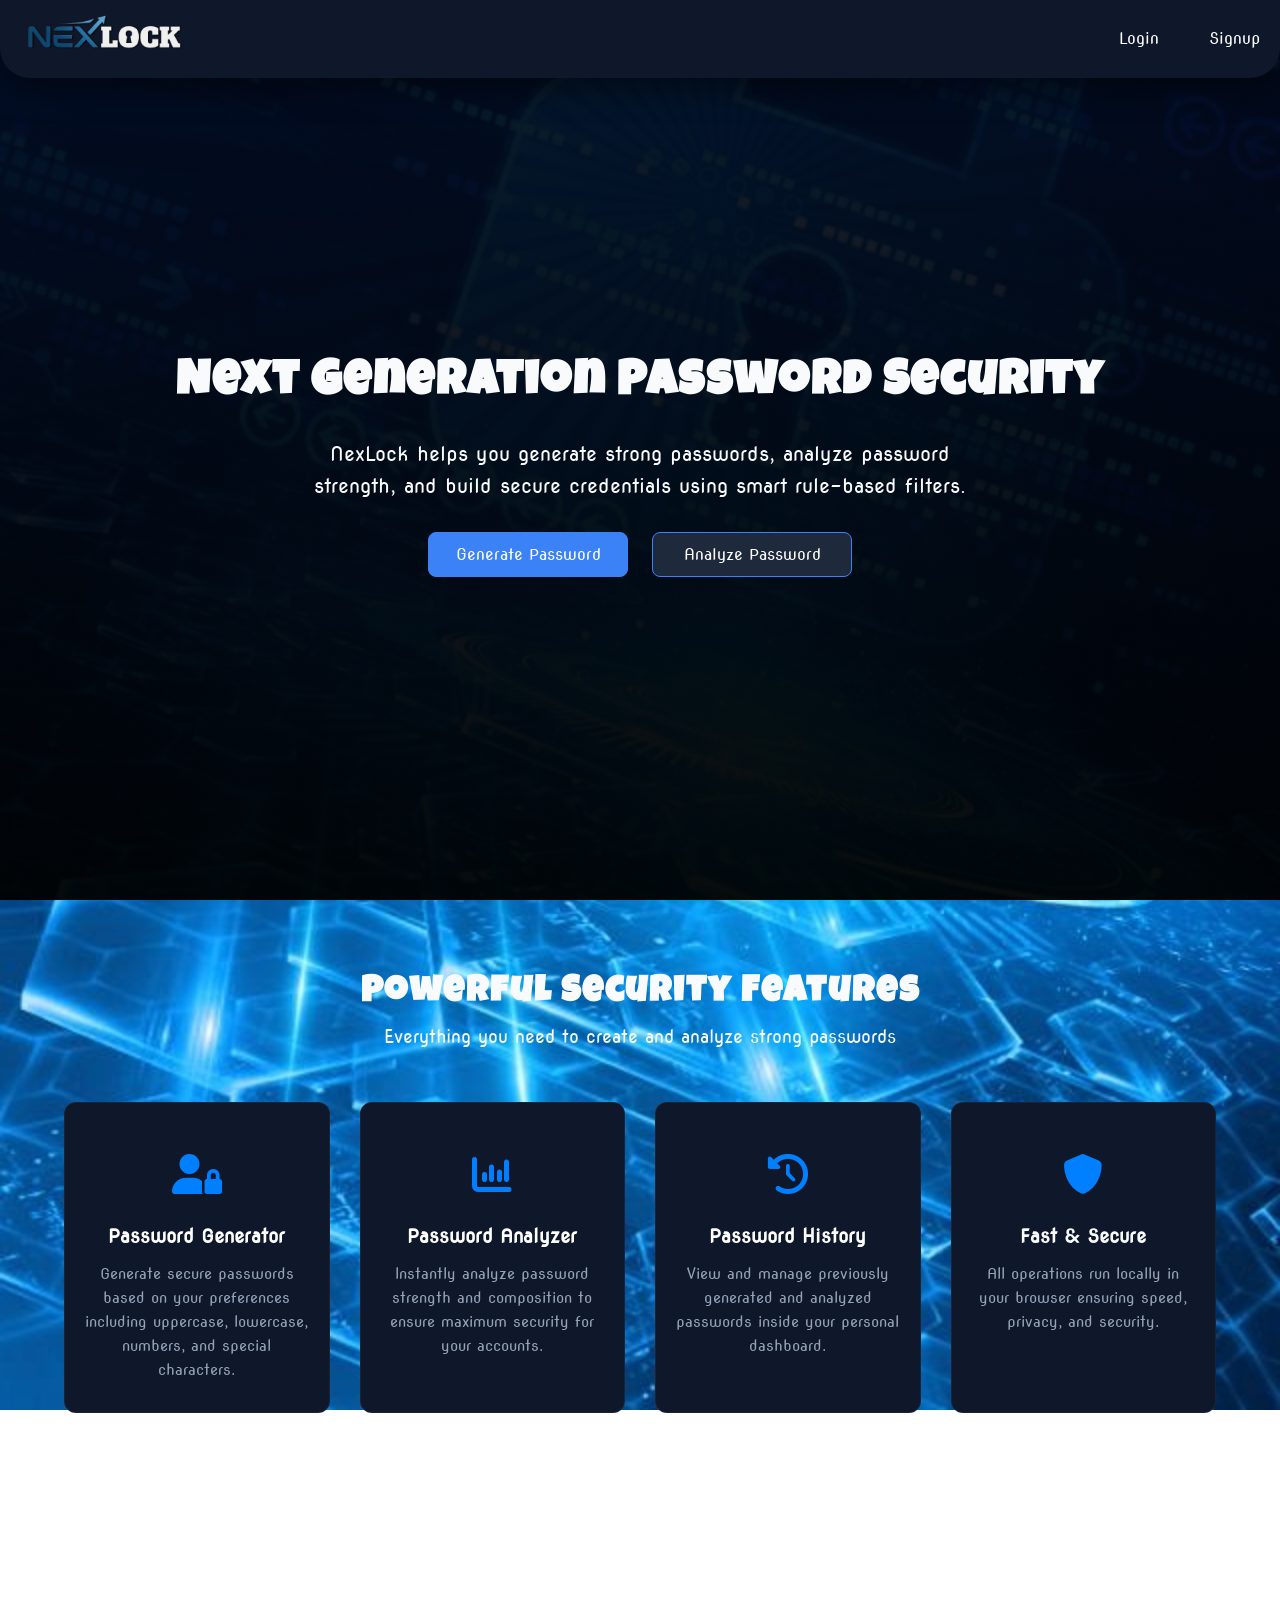
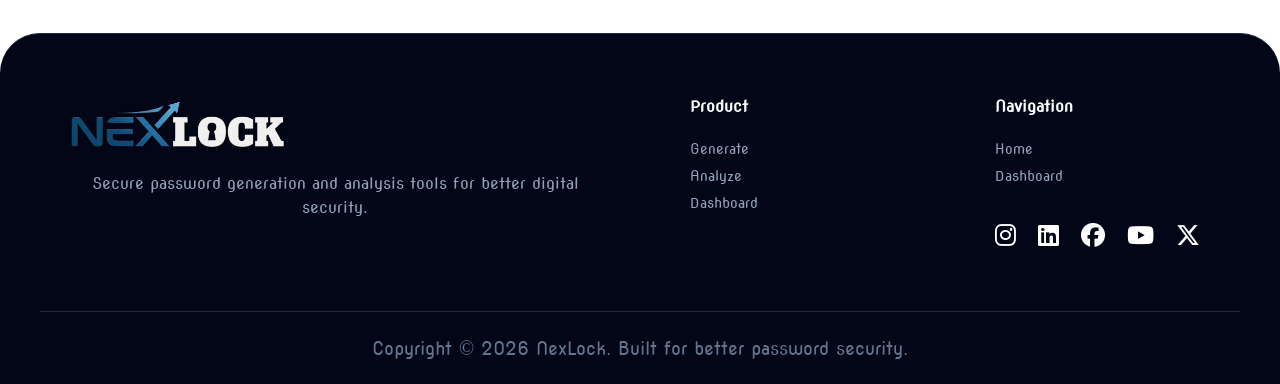
<file: index.html>
<!DOCTYPE html>
<html lang="en">

<head>
    <meta charset="UTF-8">
    <meta name="viewport" content="width=device-width, initial-scale=1.0">
    <title>NexLock - Smart Password Security</title>
    <link rel="stylesheet" href="https://cdnjs.cloudflare.com/ajax/libs/font-awesome/6.5.1/css/all.min.css">
    <link rel="stylesheet" href="css/style.css">
</head>

<body>

    <!-- NAVBAR -->
    <header>
        <div class="logo"><a href="index.html"><img src="assets/logo.png"></a></div>
        <!-- Hamburger Icon -->
        <div class="hamburger" onclick="toggleSidebar()">☰</div>
        <!-- Desktop Nav -->
        <nav id="navbarLinks"></nav>
        <!-- Sidebar (for mobile) -->
        <div id="sidebar" class="sidebar">
            <!-- Close Button -->
            <span class="cross" onclick="toggleSidebar()">✕</span>
            <!-- The Links/Buttons will be injected here via JavaScript -->
            <div id="sidebarContent">
                <!-- JS will populate these -->
            </div>
        </div>
    </header>


    <!-- HERO SECTION -->
    <section class="hero">

        <h1>Next Generation Password Security</h1>
        <p>
            NexLock helps you generate strong passwords, analyze password strength,
            and build secure credentials using smart rule-based filters.
        </p>

        <div class="buttons">

            <button class="btn primary" onclick="goToGenerate()">
                Generate Password
            </button>

            <button class="btn secondary" onclick="goToAnalyze()">
                Analyze Password
            </button>

        </div>

    </section>

    <!-- FEATURES -->

    <section class="feature">

        <h2 class="section-title">Powerful Security Features</h2>
        <p class="section-subtitle">
            Everything you need to create and analyze strong passwords
        </p>

        <div class="feature-grid">

            <div class="feature-card">
                <a href="generator.html">
                    <div class="feature-icon"><i class="fa-solid fa-user-lock"></i></div>
                    <h3>Password Generator</h3>
                    <p>
                        Generate secure passwords based on your preferences including
                        uppercase, lowercase, numbers, and special characters.
                    </p>
                </a>
            </div>

            <div class="feature-card">
                <a href="analyzer.html">
                    <div class="feature-icon"><i class="fa-solid fa-chart-column"></i></div>
                    <h3>Password Analyzer</h3>
                    <p>
                        Instantly analyze password strength and composition to ensure
                        maximum security for your accounts.
                    </p>
                </a>
            </div>

            <div class="feature-card">
                <a href="dashboard.html">
                    <div class="feature-icon"><i class="fa-solid fa-clock-rotate-left"></i></div>
                    <h3>Password History</h3>
                    <p>
                        View and manage previously generated and analyzed passwords
                        inside your personal dashboard.
                    </p>
                </a>
            </div>

            <div class="feature-card">
                <div class="feature-icon"><i class="fa-solid fa-shield"></i></div>
                <h3>Fast & Secure</h3>
                <p>
                    All operations run locally in your browser ensuring speed,
                    privacy, and security.
                </p></a>
            </div>

        </div>

    </section>


    <!-- WELCOME POPUP -->
    <div id="welcomePopup" class="popup">
        <div class="popup-box">
            <h2 id="welcomeText"></h2>
        </div>
    </div>


    <!-- FOOTER -->

    <footer class="footer">
        <div class="footer-container">

            <!-- BRAND -->
            <div class="footer-brand">
                <div class="footer-logo">
                    <a href="index.html">
                        <img src="assets/logo.png" alt="NexLock Logo">
                    </a>
                </div>

                <p>
                    Secure password generation and analysis tools
                    for better digital security.
                </p>
            </div>

            <div class="footer-grid">
                <!-- PRODUCT -->
                <div class="footer-section">
                    <h3>Product</h3>
                    <a href="#" onclick="goToGenerate()">Generate</a>
                    <a href="#" onclick="goToAnalyze()">Analyze</a>
                    <a href="#" onclick="goToDashboard()">Dashboard</a>
                </div>

                <!-- NAVIGATION -->
                <div class="footer-section">
                    <h3>Navigation</h3>
                    <a href="index.html">Home</a>
                    <a href="#" onclick="goToDashboard()">Dashboard</a>

                    <!-- Social Icons -->
                    <div class="social-icons">
                        <a href="https://instagram.com/" target="_blank">
                            <i class="fa-brands fa-instagram"></i>
                        </a>

                        <a href="https://linkedin.com/" target="_blank">
                            <i class="fa-brands fa-linkedin"></i>
                        </a>

                        <a href="https://facebook.com/" target="_blank">
                            <i class="fa-brands fa-facebook"></i>
                        </a>

                        <a href="https://youtube.com/" target="_blank">
                            <i class="fa-brands fa-youtube"></i>
                        </a>

                        <a href="https://twitter.com/" target="_blank">
                            <i class="fa-brands fa-x-twitter"></i>
                        </a>
                    </div>
                </div>
            </div>
        </div>

        <!-- BOTTOM -->
        <div class="footer-bottom">
            <p>Copyright <span>&copy;</span> 2026 NexLock. Built for better password security.</p>
        </div>
    </footer>


    <!-- Auth-popup -->
    <div id="authPopup" class="auth-popup">
        <div class="auth-popup-content">

            <span class="close" onclick="closeAuthPopup()">×</span>

            <h2>Login Required 🔐</h2>
            <p>Please login or signup to access this feature.</p>

            <div class="auth-buttons">
                <a href="login.html" class="login-btn">Login</a>
                <a href="signup.html" class="signup-btn">Signup</a>
            </div>

        </div>
    </div>


    <!-- DELETE ACCOUNT POPUP -->
    <div id="messagePopup" class="auth-popup">
        <div class="auth-popup-content">

            <span>⚠️</span>
            <h2>Delete Account</h2>
            <p>Are you sure you want to delete your account?</p>

            <div class="auth-buttons">
                <button class="delete-btn" onclick="confirmClear()">Yes</button>

                <button class="close-btn" onclick="closeClearPopup()">No</button>
            </div>

        </div>
    </div>


    <!-- SCRIPT -->
    <script src="js/auth-check.js"></script>
    <script src="js/script.js"></script>

</body>

</html>
</file>
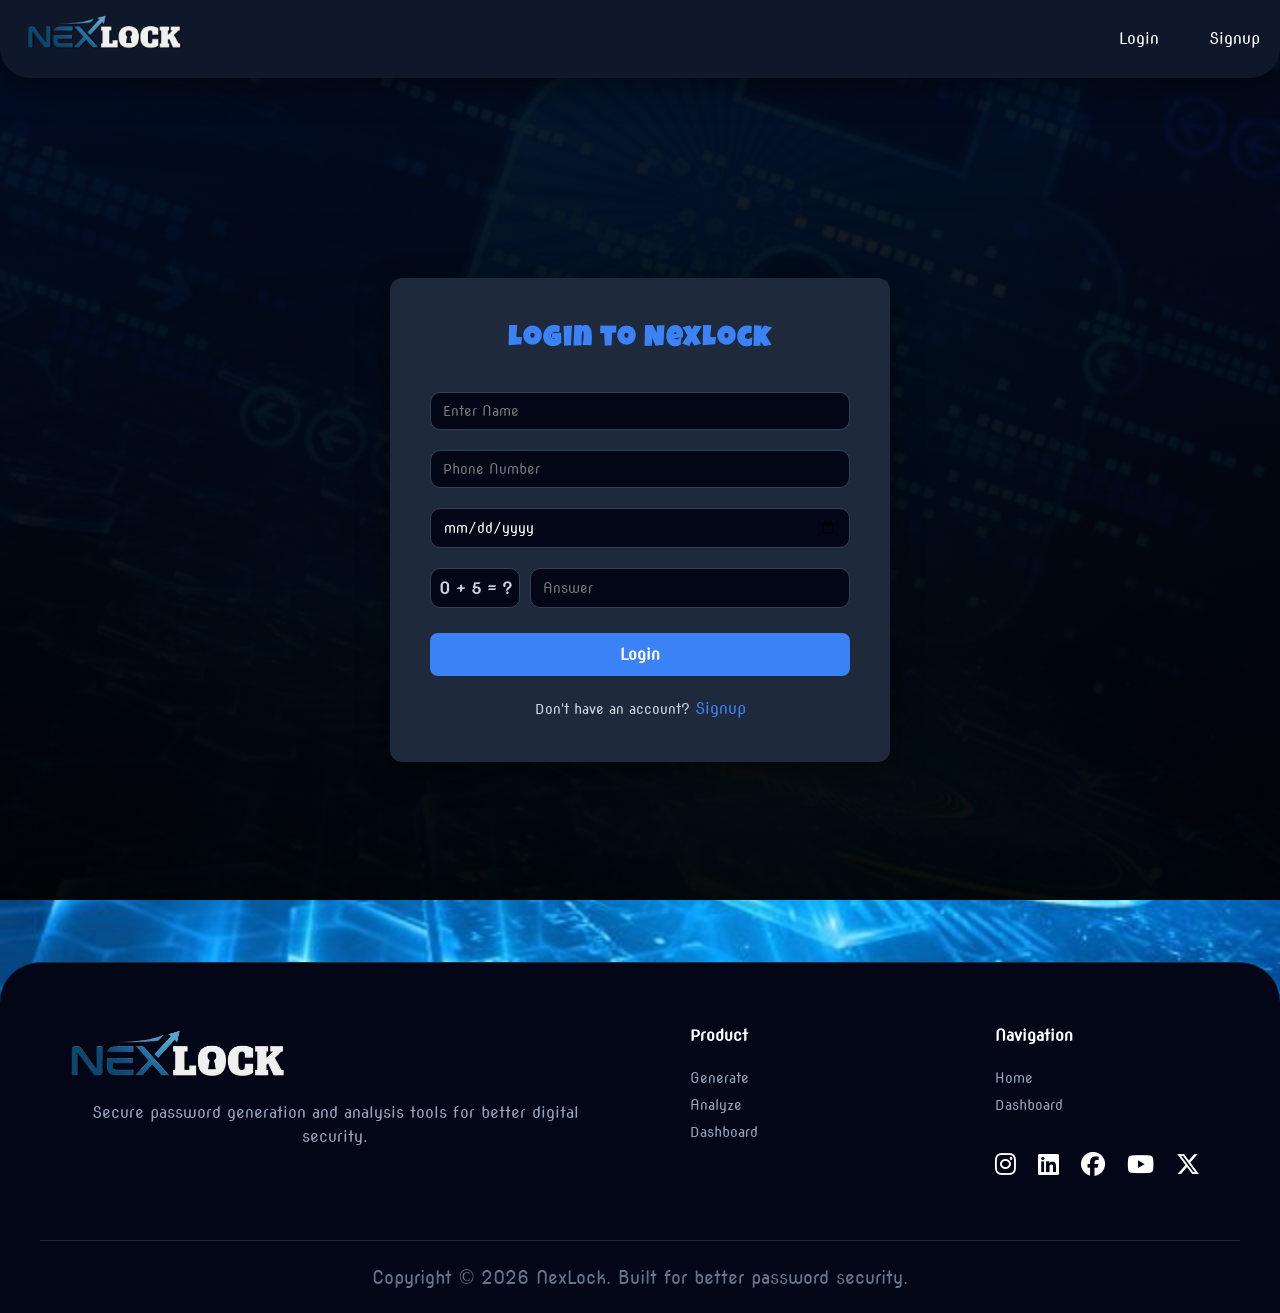
<file: analyzer.html>
<!DOCTYPE html>
<html lang="en">

<head>
    <meta charset="UTF-8">
    <meta name="viewport" content="width=device-width, initial-scale=1.0">
    <title>NexLock - Analyze Password</title>
    <link rel="stylesheet" href="https://cdnjs.cloudflare.com/ajax/libs/font-awesome/6.5.1/css/all.min.css">
    <link rel="stylesheet" href="css/style.css">
</head>

<body>

    <!-- NAVBAR -->
    <header>
        <div class="logo"><a href="index.html"><img src="assets/logo.png"></a></div>
        <!-- Hamburger Icon -->
        <div class="hamburger" onclick="toggleSidebar()">☰</div>
        <!-- Desktop Nav -->
        <nav id="navbarLinks"></nav>
        <!-- Sidebar (for mobile) -->
        <div id="sidebar" class="sidebar">
            <!-- Close Button -->
            <span class="cross" onclick="toggleSidebar()">✕</span>
            <!-- The Links/Buttons will be injected here via JavaScript -->
            <div id="sidebarContent">
                <!-- JS will populate these -->
            </div>
        </div>
    </header>


    <!-- BACK NAVIGATION -->

    <div class="back-nav">
        <a href="generator.html">← Generator</a>
        <a href="dashboard.html">Dashboard →</a>
    </div>


    <!-- ANALYZE SECTION -->

    <div class="analyze-container">
        <h1>Analyze Password</h1>
        <div class="container-card">

            <p class="analyze-subtitle">
                Enter a password to check its strength and composition
            </p>

            <div class="analyze-input">
                <label>Password</label>
                <input type="text" id="passwordInput" placeholder="Enter password to analyze">
                <button class="analyze-btn" onclick="analyzePassword()">
                    Analyze Password
                </button>
            </div>


            <!-- RESULT SECTION -->

            <div id="resultSection" style="display:none">
                <div class="result-card">
                    <div class="result-header">

                        <div>
                            <p>Strength</p>
                            <div id="strengthText" class="result-strength"></div>
                        </div>

                        <div>
                            <p>Score</p>
                            <div id="scoreText" class="result-score"></div>
                        </div>

                    </div>

                    <div class="progress-bar-bg">
                        <div id="progressBar" class="progress-bar-fill"></div>
                    </div>

                </div>


                <!-- PASSWORD DISPLAY -->

                <div class="password-display">
                    <span id="displayPassword"></span>
                    <button class="copy" onclick="copyPassword(document.getElementById('displayPassword').innerText)">
                        Copy
                    </button>
                </div>


                <!-- COMPOSITION -->

                <div class="composition">
                    <h4>COMPOSITION</h4>
                    <div class="comp-grid">

                        <div class="comp-item" style="grid-column:1/3">
                            <span>Length</span>
                            <span id="lengthValue"></span>
                        </div>

                        <div class="comp-item">
                            <span>Uppercase</span>
                            <span id="uppercaseValue"></span>
                        </div>

                        <div class="comp-item">
                            <span>Lowercase</span>
                            <span id="lowercaseValue"></span>
                        </div>

                        <div class="comp-item">
                            <span>Numbers</span>
                            <span id="numberValue"></span>
                        </div>

                        <div class="comp-item">
                            <span>Special Characters</span>
                            <span id="symbolValue"></span>
                        </div>

                    </div>
                </div>
            </div>
        </div>
    </div>


    <!-- COPY POPUP -->

    <div id="copyPopup" class="copy-popup">
        Password copied ✔
    </div>


    <!-- FOOTER -->

    <footer class="footer">
        <div class="footer-container">

            <!-- BRAND -->
            <div class="footer-brand">
                <div class="footer-logo">
                    <a href="index.html">
                        <img src="assets/logo.png" alt="NexLock Logo">
                    </a>
                </div>

                <p>
                    Secure password generation and analysis tools
                    for better digital security.
                </p>
            </div>

            <div class="footer-grid">
                <!-- PRODUCT -->
                <div class="footer-section">
                    <h3>Product</h3>
                    <a href="#" onclick="goToGenerate()">Generate</a>
                    <a href="#" onclick="goToAnalyze()">Analyze</a>
                    <a href="#" onclick="goToDashboard()">Dashboard</a>
                </div>

                <!-- NAVIGATION -->
                <div class="footer-section">
                    <h3>Navigation</h3>
                    <a href="index.html">Home</a>
                    <a href="#" onclick="goToDashboard()">Dashboard</a>

                    <!-- Social Icons -->
                    <div class="social-icons">
                        <a href="https://instagram.com/" target="_blank">
                            <i class="fa-brands fa-instagram"></i>
                        </a>

                        <a href="https://linkedin.com/" target="_blank">
                            <i class="fa-brands fa-linkedin"></i>
                        </a>

                        <a href="https://facebook.com/" target="_blank">
                            <i class="fa-brands fa-facebook"></i>
                        </a>

                        <a href="https://youtube.com/" target="_blank">
                            <i class="fa-brands fa-youtube"></i>
                        </a>

                        <a href="https://twitter.com/" target="_blank">
                            <i class="fa-brands fa-x-twitter"></i>
                        </a>
                    </div>
                </div>
            </div>
        </div>

        <!-- BOTTOM -->
        <div class="footer-bottom">
            <p>Copyright <span>&copy;</span> 2026 NexLock. Built for better password security.</p>
        </div>
    </footer>


    <!-- DELETE ACCOUNT POPUP -->
    <div id="messagePopup" class="auth-popup">
        <div class="auth-popup-content">

            <span>⚠️</span>
            <h2>Delete Account</h2>
            <p>Are you sure you want to delete your account?</p>

            <div class="auth-buttons">
                <button class="delete-btn" onclick="confirmClear()">Yes</button>

                <button class="close-btn" onclick="closeClearPopup()">No</button>
            </div>

        </div>
    </div>


    <!-- SCRIPT -->
    <script src="js/auth-check.js"></script>
    <script src="js/script.js"></script>
    <script src="js/analyzer.js"></script>

</body>

</html>
</file>
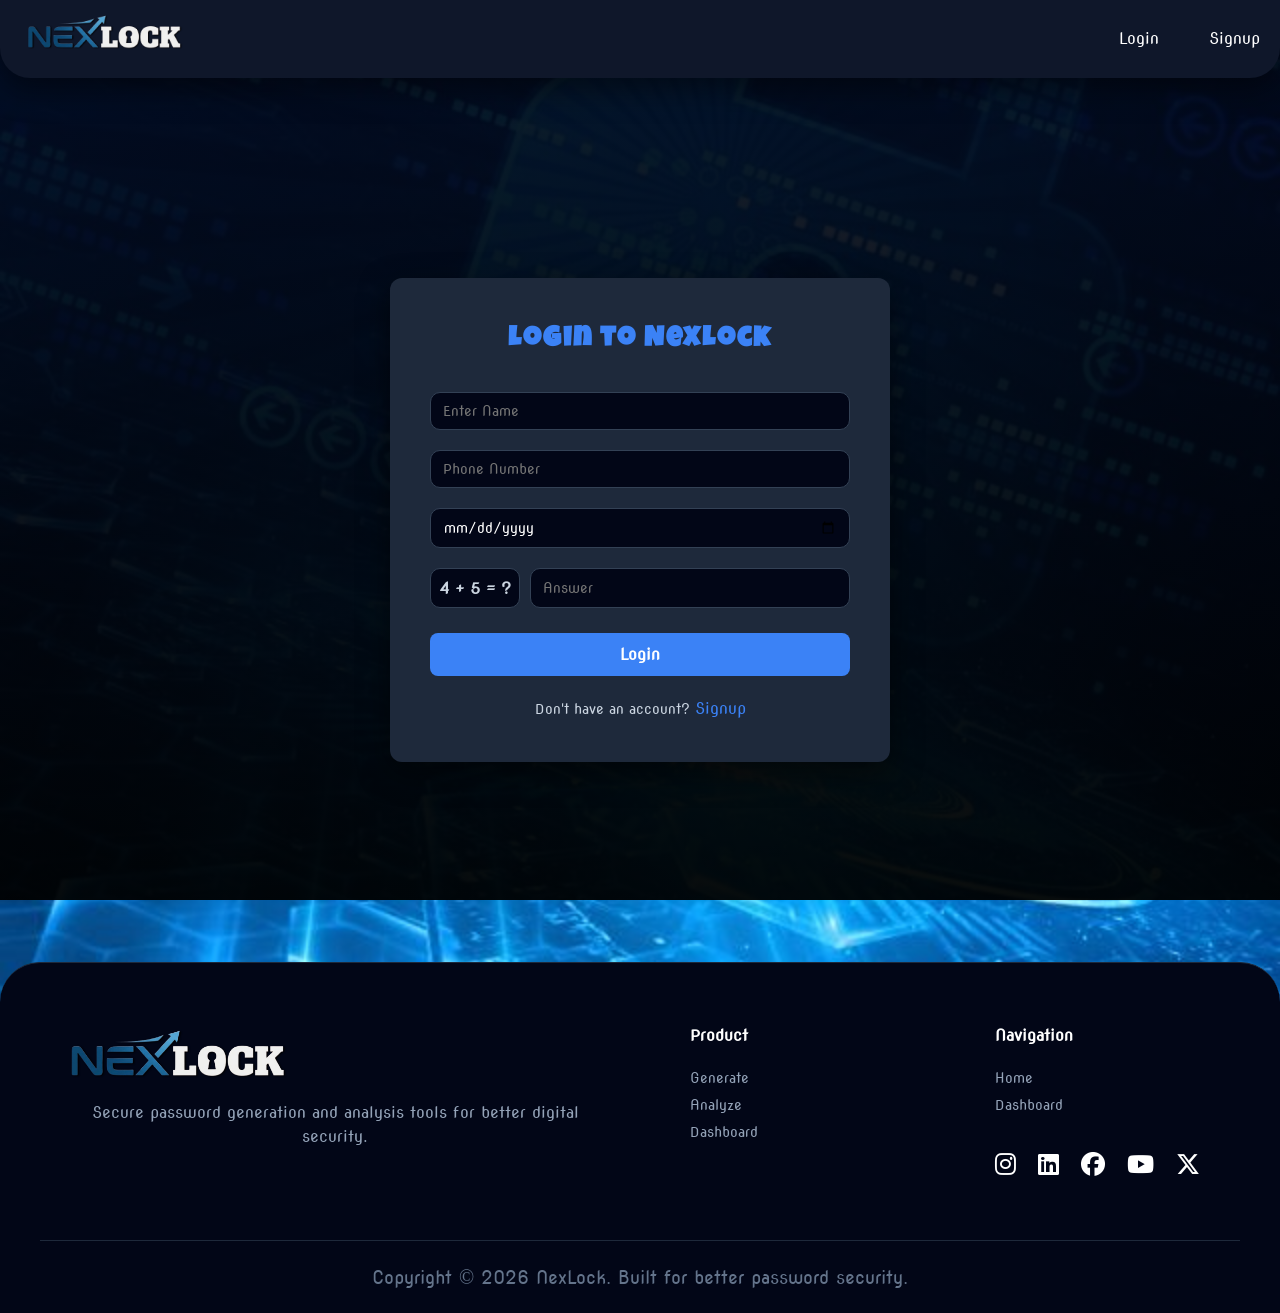
<file: dashboard.html>
<!DOCTYPE html>
<html lang="en">

<head>
    <meta charset="UTF-8">
    <meta name="viewport" content="width=device-width, initial-scale=1.0">
    <title>NexLock Dashboard</title>

    <link rel="stylesheet" href="css/style.css">
</head>

<body>

    <!-- NAVBAR -->
    <header>
        <div class="logo"><a href="index.html"><img src="assets/logo.png"></a></div>
        <!-- Hamburger Icon -->
        <div class="hamburger" onclick="toggleSidebar()">☰</div>
        <!-- Desktop Nav -->
        <nav id="navbarLinks"></nav>
        <!-- Sidebar (for mobile) -->
        <div id="sidebar" class="sidebar">
            <!-- Close Button -->
            <span class="cross" onclick="toggleSidebar()">✕</span>
            <!-- The Links/Buttons will be injected here via JavaScript -->
            <div id="sidebarContent">
                <!-- JS will populate these -->
            </div>
        </div>
    </header>


    <!-- DASHBOARD HEADER -->

    <div class="dashboard-header">

        <div>
            <h1>Dashboard</h1>
            <p>Password history & analysis</p>
        </div>

        <button class="clear-btn" onclick="clearAll()">
            Clear All
        </button>

    </div>


    <!-- TABS -->

    <div class="dashboard-tabs">

        <button class="tab active" onclick="switchTab('generated', this)">
            Generated Passwords
        </button>

        <button class="tab" onclick="switchTab('analyze', this)">
            Analyze Passwords
        </button>

    </div>


    <!-- GENERATED PASSWORD TAB -->

    <div id="generated" class="tab-content active">

        <div class="password-header">
            <button class="password-new" onclick="window.location.href='generator.html'">
                + Generate New Password
            </button>
        </div>

        <div id="passwordHistory" class="password-grid">
            <p class="empty-text">No passwords generated yet.</p>
        </div>

    </div>


    <!-- ANALYZE PASSWORD TAB -->

    <div id="analyze" class="tab-content">

        <div class="password-header">
            <button class="password-new" onclick="window.location.href='analyzer.html'">
                + Analyze New Password
            </button>
        </div>

        <div id="analyzeHistory" class="password-grid">
            <p class="empty-text">No passwords analyzed yet.</p>
        </div>

    </div>


    <!-- PASSWORD POPUP -->

    <div id="passwordPopup" class="password-popup">
        <div class="popup-box">

            <h3>Generated Passwords</h3>
            <div id="popupPasswords"></div>
            <button class="close-popup" onclick="closePopup()">Close</button>

        </div>
    </div>

    <!-- CLEAR ALL CONFIRM POPUP -->

    <div id="clearPopup" class="auth-popup">
        <div class="auth-popup-content">

            <span>⚠️</span>
            <h2>Delete All Data?</h2>
            <p>
                This will remove all generated and analyzed passwords.
                This action cannot be undone.
            </p>

            <div class="auth-buttons">
                <button class="delete-btn" onclick="confirmClear()">
                    Delete
                </button>

                <button class="close-btn" onclick="closeClearPopup()">
                    Cancel
                </button>

            </div>
        </div>
    </div>


    <!-- COPY SUCCESS POPUP -->

    <div id="copyPopup" class="copy-popup">
        Password copied ✔
    </div>


    <!-- FOOTER -->

    <footer class="footer">
        <div class="footer-container">

            <!-- BRAND -->
            <div class="footer-brand">
                <div class="footer-logo">
                    <a href="index.html">
                        <img src="assets/logo.png" alt="NexLock Logo">
                    </a>
                </div>

                <p>
                    Secure password generation and analysis tools
                    for better digital security.
                </p>
            </div>

            <div class="footer-grid">
                <!-- PRODUCT -->
                <div class="footer-section">
                    <h3>Product</h3>
                    <a href="#" onclick="goToGenerate()">Generate</a>
                    <a href="#" onclick="goToAnalyze()">Analyze</a>
                    <a href="#" onclick="goToDashboard()">Dashboard</a>
                </div>

                <!-- NAVIGATION -->
                <div class="footer-section">
                    <h3>Navigation</h3>
                    <a href="index.html">Home</a>
                    <a href="#" onclick="goToDashboard()">Dashboard</a>

                    <!-- Social Icons -->
                    <div class="social-icons">
                        <a href="https://instagram.com/" target="_blank">
                            <i class="fa-brands fa-instagram"></i>
                        </a>

                        <a href="https://linkedin.com/" target="_blank">
                            <i class="fa-brands fa-linkedin"></i>
                        </a>

                        <a href="https://facebook.com/" target="_blank">
                            <i class="fa-brands fa-facebook"></i>
                        </a>

                        <a href="https://youtube.com/" target="_blank">
                            <i class="fa-brands fa-youtube"></i>
                        </a>

                        <a href="https://twitter.com/" target="_blank">
                            <i class="fa-brands fa-x-twitter"></i>
                        </a>
                    </div>
                </div>
            </div>
        </div>

        <!-- BOTTOM -->
        <div class="footer-bottom">
            <p>Copyright <span>&copy;</span> 2026 NexLock. Built for better password security.</p>
        </div>
    </footer>


    <!-- DELETE ACCOUNT POPUP -->
    <div id="messagePopup" class="auth-popup">
        <div class="auth-popup-content">

            <span>⚠️</span>
            <h2>Delete Account</h2>
            <p>Are you sure you want to delete your account?</p>

            <div class="auth-buttons">
                <button class="delete-btn" onclick="confirmClear()">Yes</button>

                <button class="close-btn" onclick="closeClearPopup()">No</button>
            </div>

        </div>
    </div>


    <!-- SCRIPT -->
    <script src="js/auth-check.js"></script>
    <script src="js/script.js"></script>
    <script src="js/dashboard.js"></script>

</body>

</html>
</file>
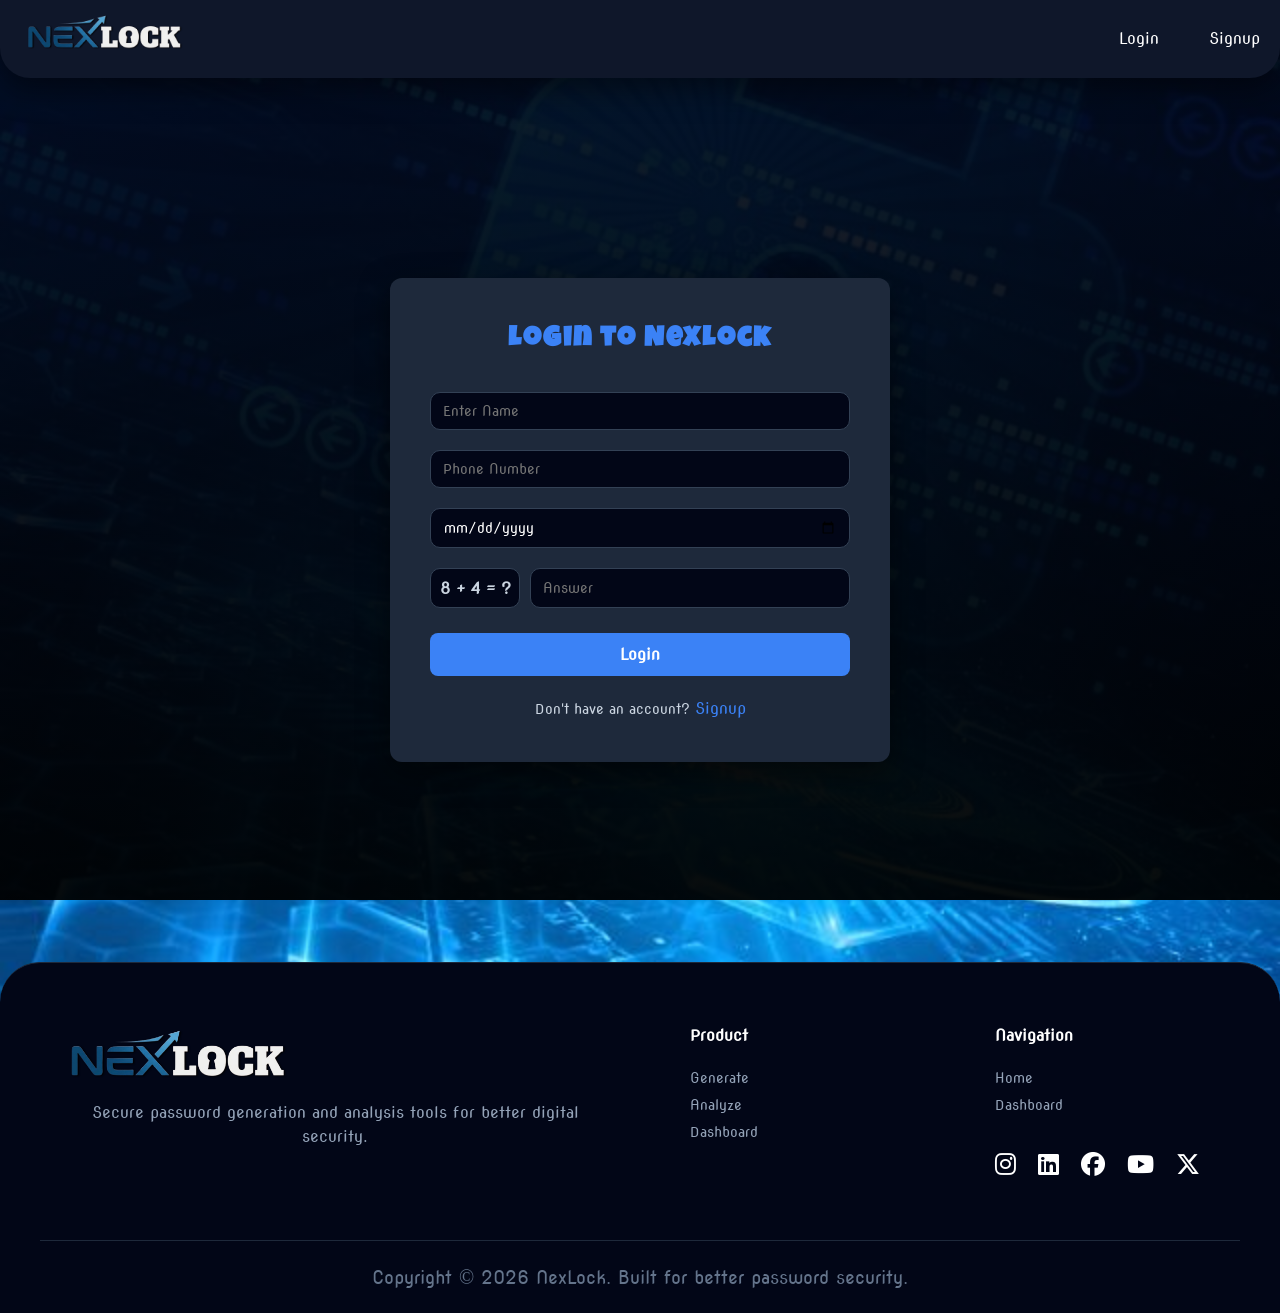
<file: generator.html>
<!DOCTYPE html>
<html lang="en">

<head>
    <meta charset="UTF-8">
    <meta name="viewport" content="width=device-width, initial-scale=1.0">
    <title>NexLock - Password Generator</title>
    <link rel="stylesheet" href="https://cdnjs.cloudflare.com/ajax/libs/font-awesome/6.5.1/css/all.min.css">
    <link rel="stylesheet" href="css/style.css">
</head>

<body>

    <!-- NAVBAR -->
    <header>
        <div class="logo"><a href="index.html"><img src="assets/logo.png"></a></div>
        <!-- Hamburger Icon -->
        <div class="hamburger" onclick="toggleSidebar()">☰</div>
        <!-- Desktop Nav -->
        <nav id="navbarLinks"></nav>
        <!-- Sidebar (for mobile) -->
        <div id="sidebar" class="sidebar">
            <!-- Close Button -->
            <span class="cross" onclick="toggleSidebar()">✕</span>
            <!-- The Links/Buttons will be injected here via JavaScript -->
            <div id="sidebarContent">
                <!-- JS will populate these -->
            </div>
        </div>
    </header>


    <!-- BACK BUTTONS -->

    <div class="back-nav">
        <a href="analyzer.html">← Analyze</a>
        <a href="dashboard.html">Dashboard →</a>
    </div>


    <!-- PASSWORD GENERATOR -->

    <div class="generator-container">
        <h1>Generate your password</h1>

        <div class="container-card">
            <p class="subtitle">Enter your details</p>

            <label>First Name</label>
            <input type="text" id="firstName" placeholder="Enter first name">
            <label>Last Name</label>
            <input type="text" id="lastName" placeholder="Enter last name">
            <label>Date of Birth</label>
            <input type="text" id="dob" placeholder="MMDDYYYY">


            <hr>


            <p class="subtitle">Character Range</p>
            <div class="range-section">
                <span id="minValue">8</span>
                <input type="range" id="minRange" min="4" max="32" value="8">
                <input type="range" id="maxRange" min="4" max="32" value="16">
                <span id="maxValue">16</span>
            </div>

            <p class="range-label">
                Min – Max character length (4 – 32)
            </p>


            <hr>


            <p class="subtitle">Filter Rules</p>

            <div class="filters">

                <button class="filter" data-type="uppercase">
                    Uppercase
                </button>

                <button class="filter" data-type="lowercase">
                    Lowercase
                </button>

                <button class="filter" data-type="numbers">
                    Numbers
                </button>

                <button class="filter" data-type="symbols">
                    Special Characters
                </button>

            </div>


            <hr>


            <p class="subtitle">
                Select special characters
            </p>

            <div class="specials">

                <button class="symbol">!</button>
                <button class="symbol">@</button>
                <button class="symbol">#</button>
                <button class="symbol">$</button>
                <button class="symbol">%</button>
                <button class="symbol">^</button>
                <button class="symbol">&</button>
                <button class="symbol">*</button>
                <button class="symbol">-</button>
                <button class="symbol">+</button>
                <button class="symbol">=</button>

            </div>
        </div>


        <button id="generateBtn" class="generate-btn" onclick="generatePassword()">
            Generate Password
        </button>

        <div id="passwordResult" class="password-list"></div>

        <button id="resetBtn" class="generate-btn" onclick="resetGenerator()" style="display:none;">
            Reset
        </button>

    </div>

    <!-- Copy msg -->
    <div id="copyPopup" class="copy-popup">
        Password copied ✔
    </div>


    <!-- FOOTER -->

    <footer class="footer">
        <div class="footer-container">

            <!-- BRAND -->
            <div class="footer-brand">
                <div class="footer-logo">
                    <a href="index.html">
                        <img src="assets/logo.png" alt="NexLock Logo">
                    </a>
                </div>

                <p>
                    Secure password generation and analysis tools
                    for better digital security.
                </p>
            </div>

            <div class="footer-grid">
                <!-- PRODUCT -->
                <div class="footer-section">
                    <h3>Product</h3>
                    <a href="#" onclick="goToGenerate()">Generate</a>
                    <a href="#" onclick="goToAnalyze()">Analyze</a>
                    <a href="#" onclick="goToDashboard()">Dashboard</a>
                </div>

                <!-- NAVIGATION -->
                <div class="footer-section">
                    <h3>Navigation</h3>
                    <a href="index.html">Home</a>
                    <a href="#" onclick="goToDashboard()">Dashboard</a>

                    <!-- Social Icons -->
                    <div class="social-icons">
                        <a href="https://instagram.com/" target="_blank">
                            <i class="fa-brands fa-instagram"></i>
                        </a>

                        <a href="https://linkedin.com/" target="_blank">
                            <i class="fa-brands fa-linkedin"></i>
                        </a>

                        <a href="https://facebook.com/" target="_blank">
                            <i class="fa-brands fa-facebook"></i>
                        </a>

                        <a href="https://youtube.com/" target="_blank">
                            <i class="fa-brands fa-youtube"></i>
                        </a>

                        <a href="https://twitter.com/" target="_blank">
                            <i class="fa-brands fa-x-twitter"></i>
                        </a>
                    </div>
                </div>
            </div>
        </div>

        <!-- BOTTOM -->
        <div class="footer-bottom">
            <p>Copyright <span>&copy;</span> 2026 NexLock. Built for better password security.</p>
        </div>
    </footer>


    <!-- DELETE ACCOUNT POPUP -->
    <div id="messagePopup" class="auth-popup">
        <div class="auth-popup-content">

            <span>⚠️</span>
            <h2>Delete Account</h2>
            <p>Are you sure you want to delete your account?</p>

            <div class="auth-buttons">
                <button class="delete-btn" onclick="confirmClear()">Yes</button>

                <button class="close-btn" onclick="closeClearPopup()">No</button>
            </div>

        </div>
    </div>


    <!-- SCRIPT -->
    <script src="js/auth-check.js"></script>
    <script src="js/script.js"></script>
    <script src="js/generator.js"></script>

</body>

</html>
</file>
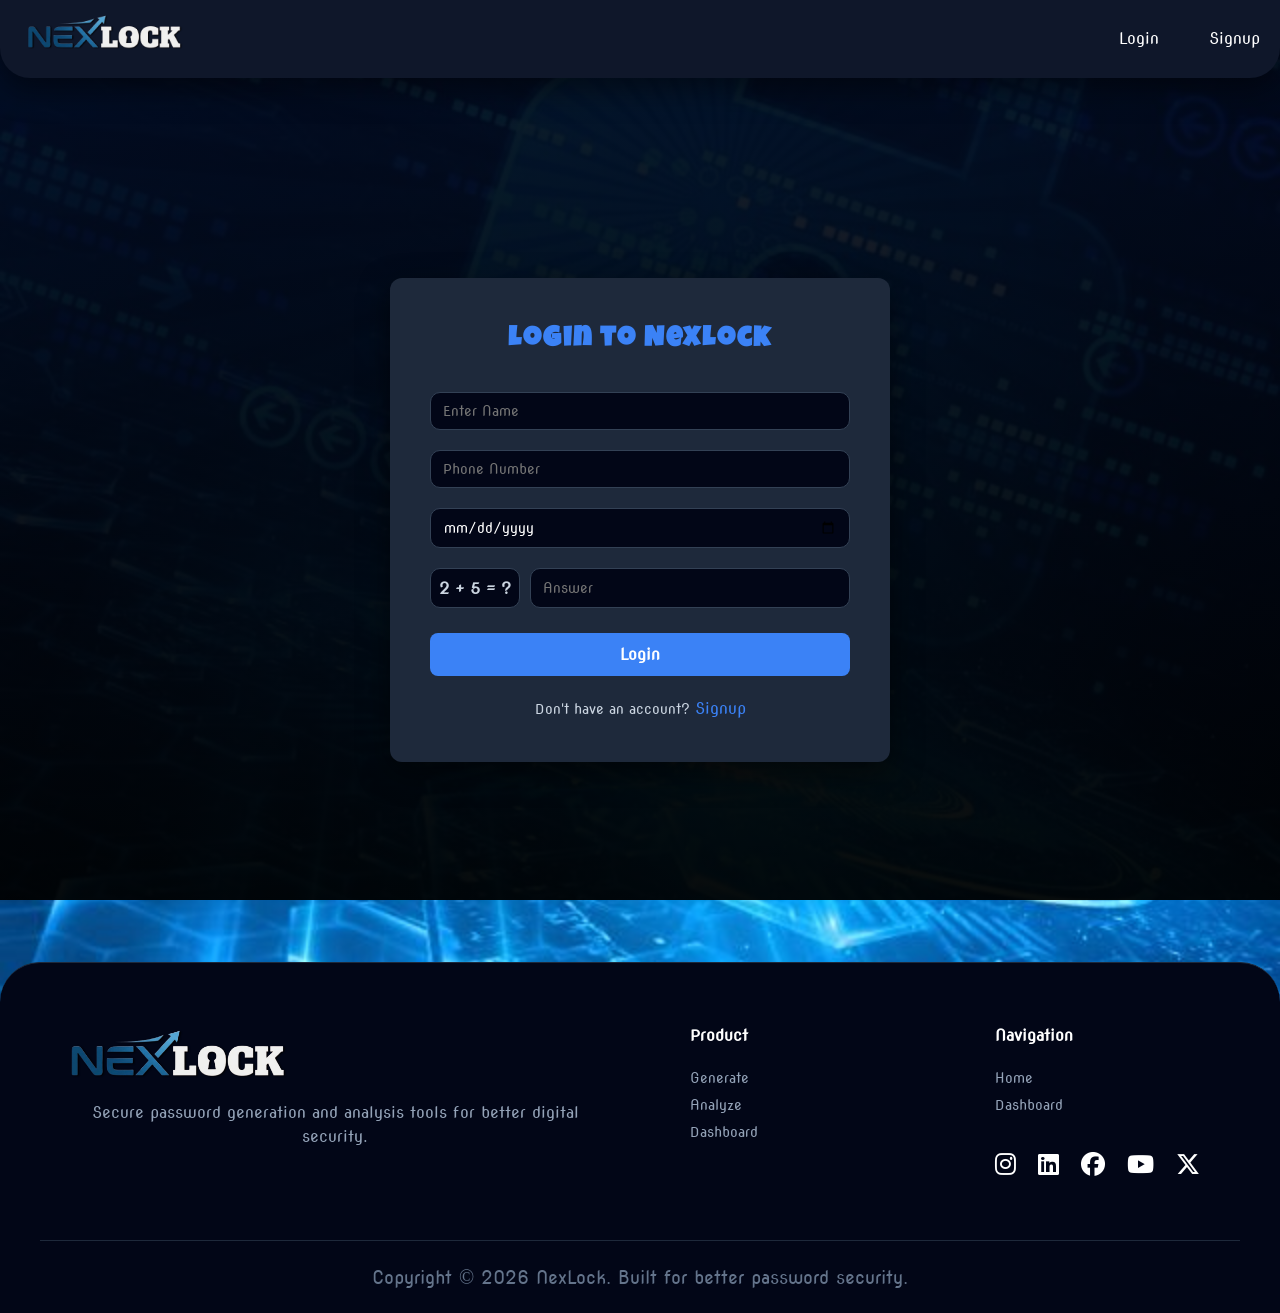
<file: login.html>
<!DOCTYPE html>
<html lang="en">

<head>
    <meta charset="UTF-8">
    <meta name="viewport" content="width=device-width, initial-scale=1.0">
    <title>NexLock Login</title>
    <link rel="stylesheet" href="https://cdnjs.cloudflare.com/ajax/libs/font-awesome/6.5.1/css/all.min.css">
    <link rel="stylesheet" href="css/style.css">
</head>

<body>

    <!-- NAVBAR -->
    <header>
        <div class="logo"><a href="index.html"><img src="assets/logo.png"></a></div>
        <!-- Hamburger Icon -->
        <div class="hamburger" onclick="toggleSidebar()">☰</div>
        <!-- Desktop Nav -->
        <nav id="navbarLinks"></nav>
        <!-- Sidebar (for mobile) -->
        <div id="sidebar" class="sidebar">
            <!-- Close Button -->
            <span class="cross" onclick="toggleSidebar()">✕</span>
            <!-- The Links/Buttons will be injected here via JavaScript -->
            <div id="sidebarContent">
                <!-- JS will populate these -->
            </div>
        </div>
    </header>

    <!-- FORM SECTION -->
    <div class="form">
        <div class="container">

            <h2>Login to NexLock</h2>

            <input type="text" id="name" placeholder="Enter Name" required>
            <input type="tel" id="phone" placeholder="Phone Number" required>
            <input type="date" id="dob" required>

            <div class="captcha-box">

                <div class="captcha">
                    <span id="captchaQuestion"></span>
                </div>

                <input type="number" id="captchaInput" placeholder="Answer">

            </div>

            <button onclick="login()">Login</button>

            <div class="login-signup">
                Don't have an account?
                <a href="signup.html">Signup</a>
            </div>
        </div>

    </div>


    <!-- FOOTER -->

    <footer class="footer">
        <div class="footer-container">

            <!-- BRAND -->
            <div class="footer-brand">
                <div class="footer-logo">
                    <a href="index.html">
                        <img src="assets/logo.png" alt="NexLock Logo">
                    </a>
                </div>

                <p>
                    Secure password generation and analysis tools
                    for better digital security.
                </p>
            </div>

            <div class="footer-grid">
                <!-- PRODUCT -->
                <div class="footer-section">
                    <h3>Product</h3>
                    <a href="#" onclick="goToGenerate()">Generate</a>
                    <a href="#" onclick="goToAnalyze()">Analyze</a>
                    <a href="#" onclick="goToDashboard()">Dashboard</a>
                </div>

                <!-- NAVIGATION -->
                <div class="footer-section">
                    <h3>Navigation</h3>
                    <a href="index.html">Home</a>
                    <a href="#" onclick="goToDashboard()">Dashboard</a>

                    <!-- Social Icons -->
                    <div class="social-icons">
                        <a href="https://instagram.com/" target="_blank">
                            <i class="fa-brands fa-instagram"></i>
                        </a>

                        <a href="https://linkedin.com/" target="_blank">
                            <i class="fa-brands fa-linkedin"></i>
                        </a>

                        <a href="https://facebook.com/" target="_blank">
                            <i class="fa-brands fa-facebook"></i>
                        </a>

                        <a href="https://youtube.com/" target="_blank">
                            <i class="fa-brands fa-youtube"></i>
                        </a>

                        <a href="https://twitter.com/" target="_blank">
                            <i class="fa-brands fa-x-twitter"></i>
                        </a>
                    </div>
                </div>
            </div>
        </div>

        <!-- BOTTOM -->
        <div class="footer-bottom">
            <p>Copyright <span>&copy;</span> 2026 NexLock. Built for better password security.</p>
        </div>
    </footer>


    <!-- SCRIPT -->
    <script src="js/auth-check.js"></script>
    <script src="js/script.js"></script>

</body>

</html>
</file>
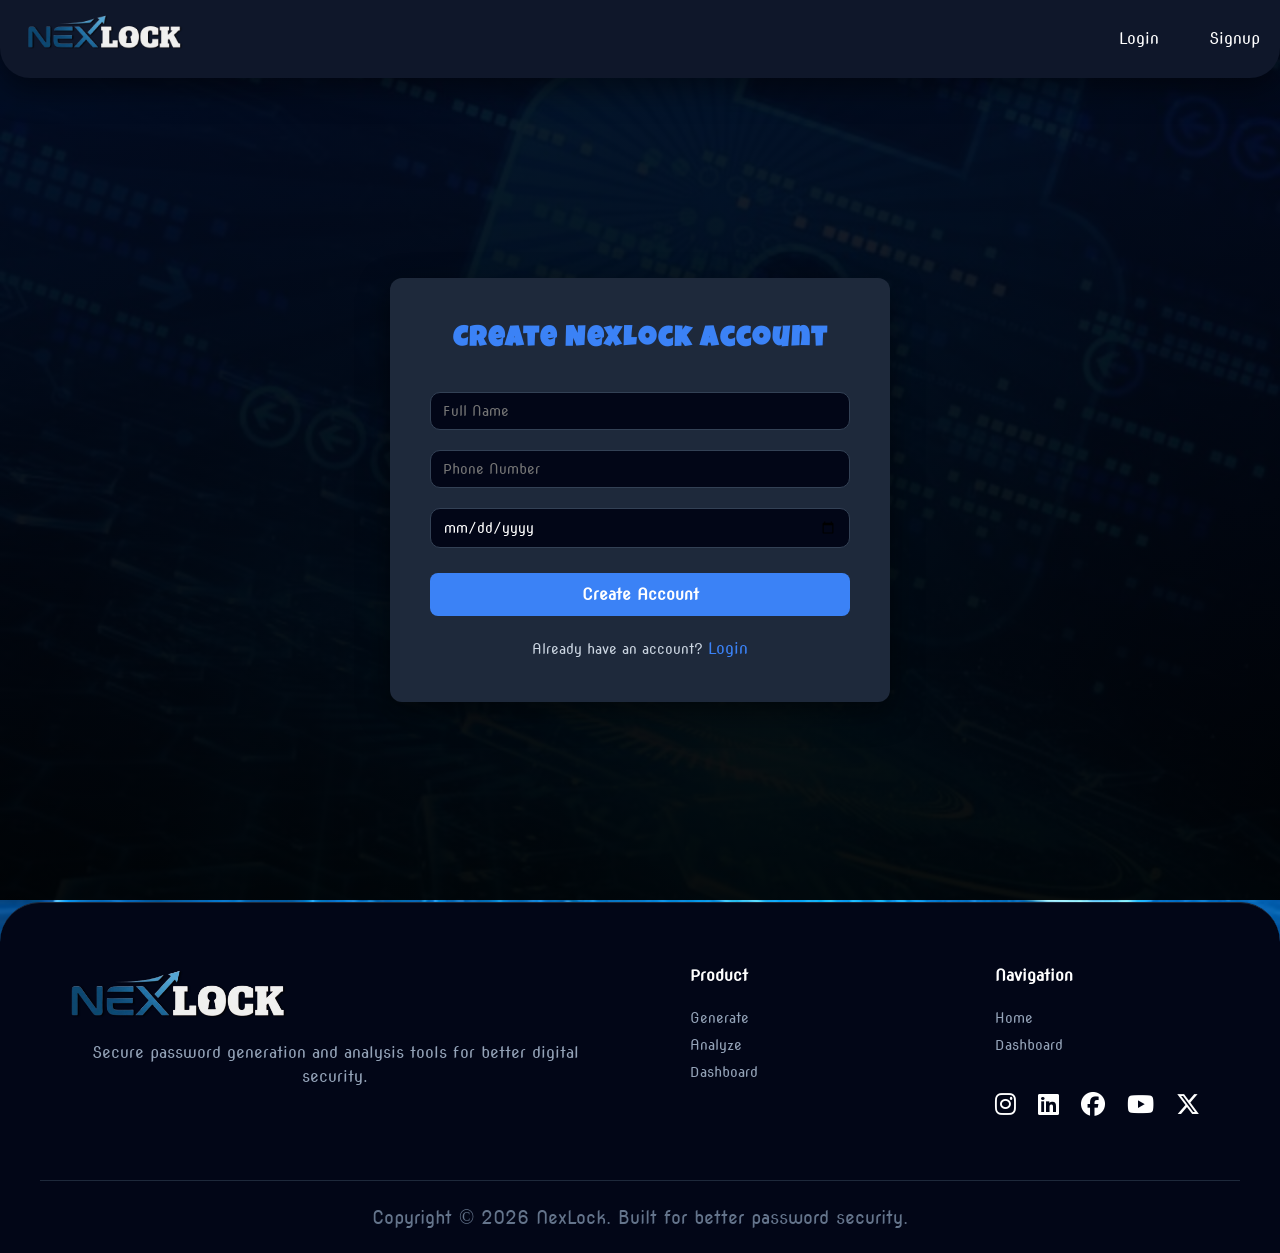
<file: signup.html>
<!DOCTYPE html>
<html lang="en">

<head>
    <meta charset="UTF-8">
    <meta name="viewport" content="width=device-width, initial-scale=1.0">
    <title>NexLock Signup</title>
    <link rel="stylesheet" href="https://cdnjs.cloudflare.com/ajax/libs/font-awesome/6.5.1/css/all.min.css">
    <link rel="stylesheet" href="css/style.css">
</head>

<body>

    <!-- NAVBAR -->
    <header>
        <div class="logo"><a href="index.html"><img src="assets/logo.png"></a></div>
        <!-- Hamburger Icon -->
        <div class="hamburger" onclick="toggleSidebar()">☰</div>
        <!-- Desktop Nav -->
        <nav id="navbarLinks"></nav>
        <!-- Sidebar (for mobile) -->
        <div id="sidebar" class="sidebar">
            <!-- Close Button -->
            <span class="cross" onclick="toggleSidebar()">✕</span>
            <!-- The Links/Buttons will be injected here via JavaScript -->
            <div id="sidebarContent">
                <!-- JS will populate these -->
            </div>
        </div>
    </header>

    <!-- FORM SECTION -->
    <div class="form">
        <div class="container">

            <h2>Create NexLock Account</h2>

            <input type="text" id="name" placeholder="Full Name" required>
            <input type="tel" id="phone" placeholder="Phone Number" required>
            <input type="date" id="dob" required>

            <button onclick="signup()">Create Account</button>

            <div class="login-signup">
                Already have an account?
                <a href="login.html">Login</a>
            </div>
        </div>

    </div>


    <!-- FOOTER -->

    <footer class="footer">
        <div class="footer-container">

            <!-- BRAND -->
            <div class="footer-brand">
                <div class="footer-logo">
                    <a href="index.html">
                        <img src="assets/logo.png" alt="NexLock Logo">
                    </a>
                </div>

                <p>
                    Secure password generation and analysis tools
                    for better digital security.
                </p>
            </div>

            <div class="footer-grid">
                <!-- PRODUCT -->
                <div class="footer-section">
                    <h3>Product</h3>
                    <a href="#" onclick="goToGenerate()">Generate</a>
                    <a href="#" onclick="goToAnalyze()">Analyze</a>
                    <a href="#" onclick="goToDashboard()">Dashboard</a>
                </div>

                <!-- NAVIGATION -->
                <div class="footer-section">
                    <h3>Navigation</h3>
                    <a href="index.html">Home</a>
                    <a href="#" onclick="goToDashboard()">Dashboard</a>

                    <!-- Social Icons -->
                    <div class="social-icons">
                        <a href="https://instagram.com/" target="_blank">
                            <i class="fa-brands fa-instagram"></i>
                        </a>

                        <a href="https://linkedin.com/" target="_blank">
                            <i class="fa-brands fa-linkedin"></i>
                        </a>

                        <a href="https://facebook.com/" target="_blank">
                            <i class="fa-brands fa-facebook"></i>
                        </a>

                        <a href="https://youtube.com/" target="_blank">
                            <i class="fa-brands fa-youtube"></i>
                        </a>

                        <a href="https://twitter.com/" target="_blank">
                            <i class="fa-brands fa-x-twitter"></i>
                        </a>
                    </div>
                </div>
            </div>
        </div>

        <!-- BOTTOM -->
        <div class="footer-bottom">
            <p>Copyright <span>&copy;</span> 2026 NexLock. Built for better password security.</p>
        </div>
    </footer>


    <!-- SCRIPT -->
    <script src="js/auth-check.js"></script>
    <script src="js/script.js"></script>

</body>

</html>
</file>
<file: css/style.css>
@import url("https://fonts.googleapis.com/css2?family=Luckiest+Guy&family=Nova+Round&display=swap");

/* GLOBAL RESET */

* {
  margin: 0;
  padding: 0;
  box-sizing: border-box;
  font-family: "Nova Round", system-ui;
}

html,
body {
  height: 100%;
}

body {
  background: linear-gradient(rgba(2, 6, 23, 0.9), rgba(0, 0, 0, 0.95)),
    url("../assets/bg.jpg");

  background-size: cover;
  background-position: center;
  background-repeat: no-repeat;
  background-attachment: fixed;

  color: #f9fafb;
  line-height: 1.6;
  min-height: 100vh;
  display: flex;
  flex-direction: column;
}

h1 {
  font-size: 36px;
  margin-bottom: 8px;
  text-align: center;
  letter-spacing: 2px;
  font-family: "Luckiest Guy", cursive;
}

h2 {
  letter-spacing: 2px;
  font-size: 28px;
  font-family: "Luckiest Guy", cursive;
}

a {
  font-size: 16px;
  text-decoration: none;
  color: white;
}

p {
  font-size: 18px;
  text-align: center;
  margin-bottom: 20px;
}

button {
  width: 100%;
  padding: 12px;
  border: none;
  border-radius: 10px;
  background: #3b82f6;
  color: white;
  font-size: 16px;
  cursor: pointer;
}

/* ================= NAVBAR ================= */

header {
  display: flex;
  position: sticky;
  top: 0;
  justify-content: space-between;
  align-items: center;
  padding: 10px 20px;
  background: #0f172a;
  color: #f9fafb;
  border-bottom-left-radius: 30px;
  border-bottom-right-radius: 30px;
  box-shadow: 0 10px 30px rgba(0, 0, 0, 0.5);
  gap: 20px;
  z-index: 1000;
}

.logo img {
  height: 50px;
  width: auto;
}

.welcome {
  color: #3b82f6;
  font-weight: bold;
}

nav a {
  margin-left: 50px;
  font-size: 16px;
  transition: 0.3s;
}

nav a:hover {
  color: #3b82f6;
}

/* PROFILE MENU */

.profile-menu {
  position: relative;
  display: inline-block;
  margin-left: 40px;
  margin-right: 20px;
}

.profile-menu button {
  background: none;
  border: none;
  color: white;
  font-size: 16px;
  cursor: pointer;
}

.profile-dropdown {
  position: absolute;
  right: 0;
  border-radius: 10px;
  width: 150px;
  display: none;
  overflow: hidden;
  background: #020617;
  border: 1px solid #334155;
  box-shadow: 0 0 5px rgba(0, 47, 255, 0.5);
  animation: slideDown 0.3s ease;
  z-index: 1000;
}

.profile-dropdown.show {
  display: block;
}

.profile-dropdown a {
  display: block;
  width: 100%;
  padding: 10px 5px;
  margin: 0;
  text-align: center;
  color: white;
  font-size: 16px;
  box-sizing: border-box;
}

.profile-dropdown a:hover {
  background: #243247;
}

.profile-dropdown a:hover {
  background: #243247;
}

.profile-dropdown .delete:hover {
  background: #243247;
  color: red;
}

/* ANIMATION */

@keyframes slideDown {
  from {
    opacity: 0;
    transform: translateY(-10px);
  }
  to {
    opacity: 1;
    transform: translateY(0);
  }
}

/* ================= AUTH PAGES ================= */
.form {
  margin: 40px auto;
  padding: 160px;
}

.container {
  width: 500px;
  padding: 40px;
  background: #1e293b;
  border-radius: 12px;
  box-shadow: 0 10px 30px rgba(0, 0, 0, 0.5);
  display: flex;
  flex-direction: column;
  gap: 20px;
}

.container h2 {
  text-align: center;
  color: #3b82f6;
  margin-bottom: 10px;
}

/* INPUTS */

.container input {
  width: 100%;
  padding: 10px 12px;
  border-radius: 10px;
  border: 1px solid #334155;
  background: #020617;
  color: white;
  font-size: 14px;
  transition: 0.2s;
}

.container input:focus {
  outline: none;
  border-color: #3b82f6;
  box-shadow: 0 0 6px rgba(59, 130, 246, 0.5);
}

/* CAPTCHA CONTAINER */
.captcha-box {
  display: flex;
  align-items: center;
  gap: 10px;
}

/* QUESTION BOX */
.captcha {
  background: #020617;
  border: 1px solid #334155;
  border-radius: 10px;
  height: 40px;
  min-width: 90px;
  display: flex;
  align-items: center;
  justify-content: center;
  font-weight: bold;
  color: #cbd5e1;
}

/* ANSWER INPUT */
#captchaInput {
  flex: 1;
  height: 40px;
  padding: 0 12px;

  border-radius: 10px;
  border: 1px solid #334155;

  background: #020617;
  color: white;
}

#captchaInput:focus {
  outline: none;
  border-color: #3b82f6;
  box-shadow: 0 0 6px rgba(59, 130, 246, 0.5);
}

/* BUTTON */

.container button {
  margin-top: 5px;
  padding: 12px;

  border: none;
  border-radius: 8px;

  background: #3b82f6;
  color: white;

  font-weight: bold;
  cursor: pointer;

  transition: 0.2s;
}

.container button:hover {
  background: #2563eb;
  transform: translateY(-2px);
}

/* SIGNUP TEXT */

.login-signup {
  text-align: center;
  font-size: 14px;
  color: #cbd5e1;
}

.login-signup a {
  color: #3b82f6;
  text-decoration: none;
}

.login-signup a:hover {
  text-decoration: underline;
}

/* create password */
.analyze {
  margin-top: 10px;
  margin-bottom: 100px;
}

/* ================= HERO SECTION ================= */

.hero {
  height: 80vh;
  display: flex;
  flex-direction: column;
  justify-content: center;
  align-items: center;
  text-align: center;
  padding: 30% 20px;
}

.hero h1 {
  font-size: 48px;
  margin-bottom: 15px;
}

.hero p {
  font-size: 20px;
  max-width: 700px;
  margin-bottom: 30px;
}

.buttons {
  display: flex;
  justify-content: center;
  align-items: center;
  gap: 24px;
}

.btn {
  padding: 12px 25px;
  width: 200px;
  border-radius: 8px;
  transition: 0.3s;
  cursor: pointer;
  font-size: 16px;
}

.primary {
  background: #3b82f6;
  border: 1px solid #3b82f6;
  color: white;
}

.secondary {
  background: #1e293b;
  border: 1px solid #3b82f6;
  color: white;
}

.btn:hover {
  transform: translateY(-3px);
  opacity: 0.9;
}

/* ================= feature ================= */

.feature {
  padding: 120px 5%;
  text-align: center;
  margin-bottom: 100px;
}

.section-title {
  font-size: 36px;
}

.feature p {
  margin: auto;
  margin-bottom: 50px;
}

.feature-grid {
  display: grid;
  grid-template-columns: repeat(auto-fit, minmax(200px, 1fr));
  gap: 30px;
}

.feature-card {
  background: #0f172a;
  padding: 20px;
  padding-top: 40px;
  border-radius: 12px;
  transition: 0.3s;
  border: 1px solid rgba(255, 255, 255, 0.05);
}

.feature-card p {
  margin-bottom: 10px;
}
.feature-card:hover {
  transform: translateY(-8px);
  border-color: #3b82f6;
}

.feature-icon {
  font-size: 40px;
  margin-bottom: 15px;
  color: rgb(0, 128, 255);
}

.feature-card h3 {
  margin-bottom: 10px;
}

.feature-card p {
  color: #94a3b8;
  font-size: 15px;
  line-height: 1.6;
}

/* ================= WELCOME POPUP ================= */

.popup {
  position: fixed;
  top: 0;
  left: 0;
  width: 100%;
  height: 100%;
  display: none;
  align-items: center;
  justify-content: center;
  background: rgba(2, 6, 23, 0.85);
  backdrop-filter: blur(2px);
  z-index: 1000;
}

.popup-box {
  background: linear-gradient(135deg, #1e293b, #0f172a);
  padding: 18px 28px;
  border-radius: 10px;
  text-align: center;
  font-size: 16px;
  font-weight: 600;
  color: #3b82f6;
  max-width: 100%;
  box-shadow: 0 10px 25px rgba(0, 0, 0, 0.5);
  border: 1px solid #334155;
  animation: popupFade 0.5s ease;
}

.popup-box::before {
  display: block;
  font-size: 22px;
  margin-bottom: 5px;
}

/* ANIMATION */

@keyframes popupFade {
  from {
    opacity: 0;
    transform: translateY(-10px) scale(0.95);
  }
  to {
    opacity: 1;
    transform: translateY(0) scale(1);
  }
}

/* ANIMATION */

@keyframes popupFade {
  from {
    opacity: 0;
    transform: translateY(-10px) scale(0.95);
  }

  to {
    opacity: 1;
    transform: translateY(0) scale(1);
  }
}

/* ================= FOOTER ================= */

.footer {
  background: #020617;
  color: #cbd5f5;
  padding: 60px 40px 0 40px;
  border-top-left-radius: 40px;
  border-top-right-radius: 40px;
  border-top: 1px solid #1e293b;
  margin-top: auto;
}

.footer-container {
  display: grid;
  grid-template-columns: 1fr 1fr;
  gap: 60px;
  padding: 0px 20px;
}

.footer-logo img {
  height: 70px;
  width: auto;
}

.footer-brand p {
  color: #94a3b8;
  line-height: 1.5;
  max-width: 100%;
  font-size: 16px;
}

.footer-grid {
  display: grid;
  grid-template-columns: 1fr 1fr;
  gap: 60px;
}

.footer-section {
  padding-left: 20px;
}

.footer-section h3 {
  color: white;
  font-size: 16px;
  margin-bottom: 18px;
}

.footer-section a {
  display: block;
  color: #94a3b8;
  margin-bottom: 5px;
  font-size: 14px;
  transition: 0.25s;
}

.footer-section a:hover {
  color: #3b82f6;
}

.social-icons {
  display: flex;
  gap: 22px;
  margin-top: 30px;
}

.social-icons a {
  color: white;
  font-size: 24px;
  transition: 0.25s;
}

.social-icons a:hover {
  color: #3b82f6;
  transform: translateY(-3px);
}

.footer-bottom {
  margin-top: 50px;
  padding-top: 20px;
  border-top: 1px solid #1e293b;
  text-align: center;
  color: #64748b;
  font-size: 14px;
}

.footer-bottom span {
  font-size: 20px;
  font-family: serif;
}

/* ================= AUTH POPUP BOX ================= */

.auth-popup {
  display: none;
  position: fixed;
  top: 0;
  left: 0;
  width: 100%;
  height: 100%;
  background: rgba(0, 0, 0, 0.75);
  backdrop-filter: blur(2px);
  justify-content: center;
  align-items: center;
  z-index: 9999;
}

.auth-popup-content {
  background: #020617;
  padding: 35px;
  border-radius: 12px;
  text-align: center;
  width: 320px;
  color: white;
  border: 1px solid #1e293b;
  position: relative;
  box-shadow: 0 10px 40px rgba(0, 0, 0, 0.6);
}

.auth-popup-content span {
  font-size: 30px;
  padding-right: 10px;
}

.auth-popup-content h2 {
  margin-top: 10px;
  margin-bottom: 15px;
  color: #3b82f6;
}

.auth-popup-content p {
  margin-bottom: 20px;
  font-size: 16px;
}

.auth-buttons {
  display: flex;
  justify-content: center;
  gap: 15px;
  margin-top: 15px;
}

.login-btn {
  background: #3b82f6;
  padding: 8px 18px;
  border-radius: 6px;
  color: white;
  text-decoration: none;
  width: 100px;
}

.signup-btn {
  background: #22c55e;
  padding: 8px 18px;
  border-radius: 6px;
  color: white;
  width: 100px;
  text-decoration: none;
}

.login-btn:hover {
  background: #0151ff;
  transform: translateY(-3px);
  color: white;
}

.signup-btn:hover {
  background: #00772b;
  transform: translateY(-3px);
  color: white;
}

.close {
  position: absolute;
  top: 10px;
  right: 15px;
  font-size: 22px;
  cursor: pointer;
}

.close:hover {
  color: red;
}

/* ================= BACK TO BUTTON ================= */

.back-nav {
  width: 90%;
  margin: 20px auto;
  display: flex;
  justify-content: space-between;
  margin-bottom: 40px;
  color: #94a3b8;
  font-size: 15px;
}

.back-nav a {
  color: #94a3b8;
}

.back-nav a:hover {
  color: #3b82f6;
}

/* ================= PASSWORD GENERATOR ================= */

.generator-container {
  width: 80%;
  margin: 10px auto;
  padding-bottom: 60px;
}

.container-card {
  margin: auto;
  margin-top: 20px;
  background: #0206179b;
  border: 1px solid #334155;
  padding: 40px;
  border-radius: 16px;
  box-shadow: 0 0 40px rgba(0, 47, 255, 0.5);
  display: flex;
  flex-direction: column;
  gap: 5px;
}

.subtitle {
  color: #3b82f6;
  text-align: center;
  font-size: 20px;
  text-transform: uppercase;
  padding-bottom: 10px;
  font-weight: bold;
}

.container-card label {
  display: block;
  margin-top: 10px;
  margin-bottom: 5px;
}

.generator-container input[type="text"] {
  width: 100%;
  padding: 12px;
  margin-bottom: 20px;
  border-radius: 8px;
  border: 1px solid #334155;
  background: #020617;
  color: white;
  font-size: 14px;
}

hr {
  margin: 40px 0;
  border: 1px solid #334155;
}

.range-section {
  display: grid;
  grid-template-columns: 40px 1fr 1fr 40px;
  align-items: center;
  gap: 20px;
}

.range-section input {
  width: 100%;
}

#minValue {
  text-align: right;
}

.range-label {
  margin-top: 10px;
  color: #94a3b8;
  text-align: center;
}

.filters {
  display: grid;
  grid-template-columns: 1fr 1fr;
  gap: 20px;
  padding-bottom: 20px;
}

.filter {
  background: #020617;
  border: 1px solid #334155;
  padding: 14px;
  border-radius: 8px;
  cursor: pointer;
  transition: 0.25s;
}

.filter:hover {
  border-color: #3b82f6;
}

.filter.active {
  background: #3b82f6;
  border-color: #3b82f6;
}

.specials {
  display: flex;
  flex-wrap: wrap;
  justify-content: center;
  gap: 20px;
}

.specials button {
  width: 45px;
  height: 45px;
  background: #020617;
  border: 1px solid #334155;
  color: white;
  border-radius: 10px;
  font-size: 18px;
  cursor: pointer;
  margin-bottom: 20px;
  transition: 0.25s;
}

.specials button:hover {
  background: #3b82f6;
  border-color: #3b82f6;
}

.symbol.active {
  background: #3b82f6;
  border-color: #3b82f6;
}

.generate-btn {
  width: 100%;
  margin-top: 40px;
  padding: 15px;
  border: none;
  border-radius: 10px;
  background: #1d4ed8;
  color: white;
  font-size: 16px;
  font-weight: bold;
  cursor: pointer;
  transition: 0.25s;
}

.generate-btn:hover {
  background: #3b82f6;
}

#passwordResult {
  display: none;
  margin-top: 20px;
  padding: 12px;
  background: #020617;
  border-radius: 8px;
  border: 1px solid #334155;
  text-align: center;
}

.password-list {
  margin-top: 25px;
}

.password-item {
  display: flex;
  justify-content: space-between;
  align-items: center;
  background: #0f172a;
  border: 1px solid #334155;
  padding: 12px 15px;
  border-radius: 8px;
  margin-bottom: 10px;
}

.password-item span {
  font-size: 16px;
  letter-spacing: 1px;
}

.password-item button {
  width: auto;
  padding: 6px 12px;
  font-size: 14px;
}

.copy {
  background: #22c55e;
  border: none;
  padding: 4px 10px;
  border-radius: 4px;
  color: white;
  cursor: pointer;
}

.copy:hover {
  opacity: 0.9;
}

/* ================= ANALYZE PAGE ================= */

.analyze-container {
  width: 50%;
  margin: 10px auto;
  padding-bottom: 60px;
}

.analyze-subtitle {
  color: #3b82f6;
  text-align: center;
}

.analyze-input label {
  display: block;
  margin-bottom: 8px;
  color: #cbd5e1;
}

.analyze-input input {
  width: 100%;
  padding: 14px;
  border-radius: 8px;
  border: 1px solid #334155;
  background: #020617;
  color: white;
  font-size: 15px;
}

.analyze-btn {
  margin-top: 20px;
  width: 100%;
  padding: 14px;
  border: none;
  border-radius: 8px;
  background: #3b82f6;
  color: white;
  font-size: 16px;
  font-weight: bold;
  cursor: pointer;
}

.analyze-btn:hover {
  background: #2563eb;
}

/* ================= RESULT CARD ================= */

.result-card {
  margin-top: 30px;
  border: 1px solid #334155;
  border-radius: 10px;
  padding: 25px;
  background: #020617;
}

.result-header {
  display: flex;
  justify-content: space-between;
}

.result-header p {
  color: #94a3b8;
  font-size: 14px;
}

.result-strength {
  font-size: 14px;
}

.result-score {
  font-size: 30px;
  color: #3b82f6;
}

.progress-bar-bg {
  margin-top: 10px;
  width: 100%;
  height: 10px;
  background: #1e293b;
  border-radius: 10px;
}

.progress-bar-fill {
  height: 100%;
  width: 0%;
  background: #2563eb;
  border-radius: 10px;
  transition: 0.5s;
}

.password-display {
  margin-top: 25px;
  padding: 15px;
  background: #020617;
  border: 1px solid #334155;
  border-radius: 8px;
  display: flex;
  justify-content: space-between;
  align-items: center;
}

.password-display span {
  font-size: 16px;
  letter-spacing: 1px;
}

.password-display button {
  width: 100px;
}

.composition {
  margin-top: 30px;
  border: 1px solid #334155;
  border-radius: 10px;
  padding: 25px;
  background: #020617;
}

.composition h4 {
  color: #94a3b8;
  font-size: 12px;
  margin-bottom: 20px;
  letter-spacing: 1px;
}

.comp-grid {
  display: grid;
  grid-template-columns: 1fr 1fr;
  gap: 20px;
}

.comp-item {
  background: #0f172a;
  padding: 12px 15px;
  border-radius: 10px;
  font-size: 14px;
  display: flex;
  justify-content: space-between;
}

.yes {
  color: #22c55e;
  font-weight: bold;
}

.no {
  color: #ef4444;
  font-weight: bold;
}

/* ================= DASHBOARD HEADER ================= */

.dashboard-header {
  width: 80%;
  margin: 40px auto 10px;
  display: flex;
  justify-content: space-between;
  align-items: flex-start;
}

.dashboard-header p {
  font-size: 15px;
  color: #94a3b8;
  white-space: nowrap;
}

.clear-btn {
  background: none;
  border: none;
  color: #94a3b8;
  font-size: 14px;
  text-align: right;
  cursor: pointer;
  transition: 0.2s;
}

.clear-btn:hover {
  color: #3b82f6;
}

/* ================= TABS ================= */

.dashboard-tabs {
  width: 80%;
  margin: 30px auto 10px;
  display: flex;
  border-bottom: 1px solid #334155;
}

.tab {
  background: none;
  border: none;
  padding: 12px 0;
  font-size: 16px;
  color: #94a3b8;
  cursor: pointer;
  transition: 0.2s;
}

.tab:hover {
  color: #3b82f6;
}

.tab.active {
  color: #3b82f6;
  border-bottom: 3px solid #3b82f6;
}

/* ================= TAB CONTENT ================= */

.tab-content {
  width: 80%;
  margin: auto;
  padding-top: 20px;
  display: none;
  padding-bottom: 40px;
}

.tab-content.active {
  display: block;
}

/* ================= PASSWORD HEADER ================= */

.password-header {
  width: 50%;
  margin: 0 auto;
  display: flex;
  justify-content: flex-end;
}

.password-new {
  background: #2563eb;
  color: white;
  border: none;
  padding: 10px 16px;
  border-radius: 10px;
  cursor: pointer;
  font-size: 14px;
  margin-bottom: 20px;
}

.password-new:hover {
  background: #1d4ed8;
}

/* ================= PASSWORD GRID ================= */

.password-grid {
  margin: 20px auto;
  display: grid;
  grid-template-columns: repeat(2, 1fr);
  gap: 30px;
}

.empty-text {
  grid-column: 1 / -1;
  text-align: center;
  color: #64748b;
  font-size: 15px;
}

/* ================= HISTORY CARD ================= */

.history-card {
  background: #020617;
  border: 1px solid #334155;
  padding: 22px;
  border-radius: 10px;
  transition: 0.2s;
}

.history-card:hover {
  transform: translateY(-3px);
  box-shadow: 0 0 20px rgba(0, 47, 255, 0.5);
  border-color: #3b82f6;
}

.card-top {
  display: flex;
  justify-content: space-between;
  align-items: center;
  margin-bottom: 8px;
}

.card-top h3 {
  font-size: 18px;
  font-weight: 600;
  color: #f9fafb;
}

.pwd-count {
  background: #1e293b;
  color: #cbd5e1;
  padding: 4px 10px;
  border-radius: 10px;
  font-size: 12px;
}

.dob {
  font-size: 14px;
  color: #94a3b8;
  text-align: left;
}

.date {
  font-size: 14px;
  color: #64748b;
  text-align: left;
}

/* ================= CARD BUTTONS ================= */

.card-buttons {
  margin-top: 14px;
  display: flex;
  gap: 20px;
}

.view-btn,
.close-btn {
  background: #3b82f6;
  border: none;
  padding: 8px 14px;
  border-radius: 10px;
  cursor: pointer;
}

.view-btn:hover,
.close-btn:hover {
  background: #2563eb;
}

.close-btn:hover {
  transform: translateY(-3px);
  box-shadow: 0 0 20px rgba(0, 47, 255, 0.5);
  border-color: #3b82f6;
}

.delete-btn {
  background: #ef4444;
  border: none;
  padding: 8px 14px;
  border-radius: 10px;
  cursor: pointer;
  transition: 0.2s;
}

.delete-btn:hover {
  background: #dc2626;
  transform: translateY(-3px);
  box-shadow: 0 0 20px rgba(255, 0, 0, 0.5);
  border-color: #ff0000;
}

.close-popup {
  top: 10px;
  right: 15px;
  cursor: pointer;
}

.close-popup:hover {
  background: #2563eb;
}

/* ================= PASSWORD POPUP ================= */

.password-popup {
  position: fixed;
  top: 0;
  left: 0;
  width: 100%;
  height: 100vh;
  background: rgba(0, 0, 0, 0.7);
  display: none;
  align-items: center;
  justify-content: center;
  z-index: 2000;
}

.popup-box {
  background: #020617;
  border: 1px solid #334155;
  padding: 25px;
  border-radius: 12px;
  width: 400px;
  max-height: 80vh;
  display: flex;
  flex-direction: column;
}

.popup-box h3 {
  margin-bottom: 15px;
  text-align: center;
  color: #3b82f6;
}

#popupPasswords {
  max-height: 320px;
  overflow-y: auto;
}

.popup-password-item {
  display: flex;
  justify-content: space-between;
  align-items: center;
  background: #0f172a;
  padding: 10px 12px;
  border-radius: 10px;
  margin-bottom: 10px;
}

.popup-password-item button {
  background: #3b82f6;
  border: none;
  width: 90px;
  padding: 6px 10px;
  border-radius: 10px;
  color: white;
  cursor: pointer;
}

.popup-password-item button:hover {
  background: #2563eb;
}

/* ================= ANALYZE CARD ================= */

.analyze-card {
  background: #020617;
  border: 1px solid #334155;
  padding: 30px;
  border-radius: 10px;
  transition: 0.2s;
}

.analyze-card:hover {
  transform: translateY(-3px);
  box-shadow: 0 0 20px rgba(0, 47, 255, 0.5);
  border-color: #3b82f6;
}

.analyze-top {
  display: flex;
  justify-content: space-between;
  align-items: center;
}

.analyze-password {
  font-size: 18px;
  letter-spacing: 1px;
  font-weight: bold;
}

/* ================= ANALYZE ACTIONS ================= */

.analyze-actions {
  display: flex;
  gap: 10px;
}

.copy-analyze {
  background: #3b82f6;
  border: none;
  color: white;
  padding: 5px 12px;
  border-radius: 6px;
  cursor: pointer;
  font-size: 12px;
}

.copy-analyze:hover {
  background: #2563eb;
}

.delete-analyze {
  background: #ef4444;
  border: none;
  color: white;
  padding: 5px 12px;
  border-radius: 6px;
  cursor: pointer;
  font-size: 12px;
}

.delete-analyze:hover {
  background: #dc2626;
}

/* ================= PROGRESS BAR ================= */

.analyze-progress {
  width: 100%;
  height: 8px;
  background: #1e293b;
  border-radius: 10px;
  margin-top: 10px;
}

.analyze-bar {
  height: 100%;
  border-radius: 10px;
  transition: width 0.4s ease;
}

/* ================= TAGS ================= */

.analyze-tags {
  display: flex;
  gap: 10px;
  margin-top: 20px;
}

.tag {
  background: #1e293b;
  padding: 5px 10px;
  font-size: 12px;
  border-radius: 4px;
}

.tag.blue {
  background: #1e40af;
}

/* ================= DATE ================= */

.analyze-date {
  margin-top: 10px;
  font-size: 12px;
  color: #94a3b8;
  letter-spacing: 1px;
}

/* ================= COPY POPUP ================= */

.copy-popup {
  position: fixed;
  bottom: 40px;
  right: 40px;
  background: #020617;
  border: 1px solid #334155;
  padding: 12px 20px;
  border-radius: 8px;
  color: white;
  font-size: 14px;
  opacity: 0;
  transform: translateY(20px);
  transition: all 0.3s ease;
  z-index: 2000;
}

.copy-popup.show {
  opacity: 1;
  transform: translateY(0);
}

/* =============== RESPONSIVE =================== */
.hamburger {
  display: none;
  font-size: 24px;
  cursor: pointer;
}

.sidebar {
  position: fixed;
  top: 0;
  right: -300px;
  width: 200px;
  border-radius: 20px;
  background: #0f172a;
  transition: 0.3s ease-in-out;
  padding: 80px 20px;
  display: flex;
  flex-direction: column;
  align-items: flex-start;
  gap: 25px;
  z-index: 9999;
  box-shadow: 0 10px 30px rgba(0, 0, 0, 0.5);
  overflow-y: auto;
}

.sidebar.show {
  right: 0;
}

.sidebar a,
.sidebar button {
  display: block;
  width: 100%;
  color: white;
  font-size: 18px;
  text-decoration: none;
  border: none;
  background: none;
  cursor: pointer;
  text-align: left;
  padding: 10px 0;
}

.cross {
  position: absolute;
  top: 20px;
  right: 20px;
  cursor: pointer;
  color: white;
  font-size: 24px;
}

#sidebarContent {
  display: flex;
  flex-direction: column;
  width: 100%;
  gap: 20px;
}

@media (max-width: 900px) {
  .hamburger {
    display: block;
  }
  nav#navbarLinks {
    display: none;
  }
}

/* ====================================================== RESPONSIVE ====================================================== */
/* Tablet */
@media (max-width: 992px) {
  h1 {
    font-size: 32px;
  }

  h2 {
    font-size: 28px;
  }

  p {
    font-size: 18px;
  }

  a {
    font-size: 16px;
  }

  .logo img {
    height: 55px;
  }

  .form {
    margin: 150px auto;
    padding: 30px;
  }

  .container {
    width: 500px;
    padding: 30px;
    gap: 20px;
  }

  .container h2 {
    margin-bottom: 0px;
  }

  .container input {
    font-size: 16px;
  }

  .captcha {
    font-size: 16px;
  }

  #captchaInput {
    font-size: 16px;
  }

  .container button {
    font-size: 18px;
    padding: 10px;
  }

  .login-signup {
    font-size: 16px;
  }

  .hero {
    padding: 30% 40px;
  }

  .hero h1 {
    font-size: 40px;
    margin-bottom: 10px;
  }

  .hero p {
    font-size: 18px;
    margin-bottom: 20px;
  }

  .feature {
    padding: 100px 5%;
  }

  .section-title {
    font-size: 32px;
  }

  .feature-grid {
    grid-template-columns: 1fr 1fr;
  }

  .feature-card {
    padding: 20px;
  }

  .feature-card p {
    margin-bottom: 10px;
    padding: 0 10px;
  }

  .footer {
    padding: 50px 30px 0 30px;
  }

  .footer-container {
    display: grid;
    grid-template-columns: 1fr 1fr;
    gap: 30px;
  }

  .footer-brand {
    padding-left: 0;
    padding-bottom: 25px;
  }

  .footer-logo img {
    height: 55px;
    width: auto;
  }

  .footer-brand p {
    line-height: 1.3;
    font-size: 18px;
  }

  .footer-grid {
    display: grid;
    grid-template-columns: 1fr 1fr;
    gap: 25px;
  }

  .footer-section {
    margin-bottom: 30px;
    text-align: left;
    padding-left: 25px;
  }

  .footer-section h3 {
    margin-bottom: 12px;
    font-size: 18px;
  }

  .footer-section a {
    font-size: 16px;
  }

  .social-icons {
    gap: 12px;
    margin-top: 5px;
  }

  .social-icons a {
    font-size: 18px;
  }

  .footer-bottom {
    margin-top: 10px;
    padding-top: 15px;
    font-size: 16px;
  }

  .footer-bottom p {
    font-size: 16px;
    margin-bottom: 10px;
  }

  .footer-bottom span {
    font-size: 16px;
  }
}

/* Large mobile */
@media (max-width: 768px) {
  h1 {
    font-size: 28px;
  }

  h2 {
    font-size: 18px;
  }

  p {
    font-size: 16px;
    margin-bottom: 10px;
  }

  a {
    font-size: 14px;
  }

  .hamburger {
    display: block;
  }

  .cross {
    font-size: 20px;
  }

  .sidebar {
    padding: 70px 15px;
    width: 200px;
  }

  #sidebarContent {
    gap: 10px;
  }

  .sidebar a {
    font-size: 16px;
    padding: 8px;
  }

  .logo img {
    height: 45px;
  }

  .form {
    margin: 120px auto;
    padding: 15px;
  }

  .container {
    width: 350px;
    padding: 25px;
    gap: 15px;
  }

  .container h2 {
    margin-bottom: 10px;
  }

  .container input {
    font-size: 14px;
  }

  .captcha {
    font-size: 14px;
  }

  #captchaInput {
    font-size: 14px;
  }

  .container button {
    font-size: 16px;
  }

  .login-signup {
    font-size: 14px;
  }

  .auth-popup-content {
    padding: 20px;
  }

  .auth-popup-content span {
    font-size: 20px;
  }

  .auth-popup-content h2 {
    margin-top: 5px;
    margin-bottom: 10px;
  }

  .auth-popup-content p {
    margin-bottom: 10px;
    font-size: 14px;
  }

  .auth-buttons {
    gap: 10px;
    margin-top: 10px;
  }

  .login-btn,
  .signup-btn {
    width: 80px;
  }

  .hero {
    padding: 30% 60px;
  }

  .hero h1 {
    font-size: 32px;
    margin-bottom: 0px;
  }

  .hero p {
    font-size: 16px;
    margin-bottom: 15px;
  }

  .buttons {
    gap: 20px;
  }

  .btn {
    padding: 10px 20px;
    font-size: 14px;
  }

  .section-title {
    font-size: 28px;
  }

  .feature-card p {
    font-size: 14px;
  }

  .subtitle {
    font-size: 18px;
    padding-bottom: 0px;
  }

  .range-label {
    font-size: 14px;
  }

  .specials {
    gap: 10px;
  }

  .specials button {
    width: 40px;
    height: 40px;
    font-size: 14px;
  }

  .generate-btn,
  .analyze-btn {
    font-size: 14px;
  }

  .password-grid {
    margin: 10px auto 30px;
    grid-template-columns: 1fr;
    gap: 30px;
  }

  .password-item span {
    font-size: 14px;
  }

  .password-item button {
    font-size: 12px;
  }

  .analyze-container {
    width: 70%;
    padding: 20px;
    padding-bottom: 200px;
  }

  .result-card {
    margin-top: 10px;
    padding: 15px;
  }

  .result-score {
    font-size: 20px;
  }

  .password-display span {
    font-size: 14px;
  }

  .password-display button {
    font-size: 14px;
    width: 80px;
  }

  .composition {
    padding: 15px;
  }

  .comp-grid {
    display: block;
    font-size: 12px;
  }

  .comp-item {
    margin-bottom: 20px;
  }

  .dashboard-header h1 {
    text-align: left;
  }

  .dashboard-header p {
    font-size: 14px;
  }

  .tab {
    font-size: 14px;
  }

  .empty-text {
    font-size: 12px;
  }

  .password-new {
    font-size: 12px;
  }

  .history-card {
    padding: 18px;
  }

  .card-top {
    margin-bottom: 0px;
  }

  .card-top h3 {
    font-size: 16px;
  }

  .view-btn,
  .close-btn,
  .delete-btn {
    padding: 10px;
    font-size: 12px;
  }

  .dob {
    font-size: 12px;
    margin-bottom: 0px;
  }

  .date {
    font-size: 10px;
  }

  .popup-box {
    padding: 20px;
  }

  .analyze-card {
    padding: 20px;
  }

  .analyze-password {
    font-size: 16px;
  }

  .analyze-strength {
    font-size: 14px;
  }

  .analyze-date {
    font-size: 10px;
  }

  .analyze-tags {
    margin-top: 10px;
  }

  .tag {
    font-size: 10px;
  }

  .copy-popup {
    bottom: 30px;
    right: 30px;
    padding: 10px 15px;
    font-size: 12px;
  }

  .footer {
    padding: 30px 20px 0 20px;
  }

  .footer-container {
    display: contents;
    text-align: center;
  }

  .footer-logo img {
    height: 50px;
  }

  .footer-brand p {
    font-size: 16px;
  }

  .footer-grid {
    gap: 40px;
    margin: 0 20%;
  }

  .footer-section {
    padding-left: 40px;
  }

  .footer-section h3 {
    font-size: 16px;
  }

  .footer-section a {
    font-size: 14px;
  }

  .social-icons a {
    font-size: 16px;
  }

  .footer-bottom {
    font-size: 14px;
  }

  .footer-bottom p {
    font-size: 14px;
  }

  .footer-bottom span {
    font-size: 14px;
  }
}

/* Mobile */
@media (max-width: 480px) {
  h1 {
    font-size: 18px;
  }

  h2 {
    font-size: 16px;
  }

  p {
    font-size: 14px;
  }

  a {
    font-size: 12px;
  }

  .cross {
    font-size: 14px;
  }

  .sidebar {
    padding: 60px 10px;
    width: 150px;
  }

  #sidebarContent {
    gap: 5px;
  }

  .sidebar a {
    font-size: 14px;
    padding: 5px;
  }

  .logo img {
    height: 40px;
  }

  .form {
    margin: 150px auto;
    padding: 10px;
  }

  .container {
    width: 300px;
    padding: 20px;
    gap: 10px;
  }

  .container h2 {
    margin-bottom: 5px;
  }

  .container input {
    font-size: 12px;
  }

  .captcha {
    font-size: 12px;
  }

  #captchaInput {
    font-size: 12px;
  }

  .container button {
    font-size: 14px;
    padding: 8px;
  }

  .login-signup {
    font-size: 12px;
  }

  .auth-popup-content {
    padding: 10px;
  }

  .auth-popup-content span {
    font-size: 14px;
  }

  .auth-popup-content p {
    font-size: 12px;
  }

  .hero {
    height: 90vh;
    padding: 50% 40px;
  }

  .hero h1 {
    font-size: 18px;
  }

  .hero p {
    font-size: 12px;
  }

  .buttons {
    gap: 10px;
  }

  .btn {
    padding: 5px;
    width: 150px;
    font-size: 12px;
  }

  .feature {
    padding: 80px 5%;
  }

  .section-title {
    font-size: 18px;
  }

  .feature p {
    font-size: 12px;
  }

  .feature-grid {
    grid-template-columns: 1fr;
    gap: 20px;
  }

  .feature-card {
    padding: 10px;
  }

  .feature-icon {
    font-size: 20px;
    margin-bottom: 10px;
  }

  .feature-card h3 {
    font-size: 14px;
    margin-bottom: 5px;
  }

  .feature-card p {
    font-size: 12px;
  }

  .container-card {
    padding: 20px;
  }

  .subtitle {
    font-size: 14px;
    margin-bottom: 10px;
  }

  .container-card label {
    font-size: 12px;
  }

  .generator-container input[type="text"] {
    padding: 8px;
    margin-bottom: 10px;
  }

  hr {
    margin: 20px 0;
  }

  .range-label {
    font-size: 12px;
    margin-bottom: 10px;
  }

  .filters {
    gap: 10px;
    padding-bottom: 10px;
  }

  .filter {
    font-size: 12px;
    padding: 10px;
  }

  .specials button {
    width: 35px;
    height: 35px;
    font-size: 12px;
    margin-bottom: 0px;
  }

  .generate-btn,
  .analyze-btn {
    font-size: 12px;
    margin-top: 20px;
  }

  .password-item {
    padding: 8px 10px;
  }

  .password-item span {
    font-size: 12px;
  }

  .password-item button {
    font-size: 10px;
  }

  .analyze-container {
    width: 80%;
    padding: 10px;
    padding-bottom: 100px;
  }

  .result-card {
    padding: 10px;
  }

  .result-score {
    font-size: 18px;
  }

  .result-header p {
    font-size: 12px;
  }

  .password-display,
  .composition {
    margin-top: 10px;
  }

  .password-display span {
    font-size: 12px;
  }

  .password-display button {
    font-size: 12px;
    width: 60px;
  }

  .composition {
    padding: 10px;
  }

  .comp-grid {
    font-size: 10px;
  }

  .comp-item {
    margin-bottom: 10px;
    padding: 10px;
    font-size: 12px;
  }

  .dashboard-header h1 {
    margin-bottom: 0px;
  }

  .dashboard-header p {
    font-size: 12px;
  }

  .clear-btn {
    font-size: 12px;
  }

  .dashboard-tabs {
    margin-top: 10px;
  }

  .tab {
    font-size: 12px;
  }

  .tab-content {
    margin-top: 0;
  }

  .password-header {
    width: 80%;
  }

  .password-new {
    font-size: 12px;
    margin-bottom: 0px;
  }

  .password-grid {
    margin: 30px auto;
    grid-template-columns: 1fr;
    gap: 20px;
  }

  .history-card {
    padding: 15px;
  }

  .card-top h3 {
    font-size: 14px;
  }

  .pwd-count {
    font-size: 12px;
  }

  .date {
    font-size: 10px;
  }

  .footer {
    padding: 20px 10px 0 10px;
  }

  .footer-brand {
    padding-left: 0px;
    padding-bottom: 20px;
  }

  .footer-logo img {
    height: 40px;
    width: auto;
    padding-left: 0px;
  }

  .footer-brand p {
    line-height: 1;
    font-size: 12px;
  }

  .footer-grid {
    display: grid;
    grid-template-columns: 1fr 1fr;
    gap: 20px;
  }

  .footer-section {
    margin-bottom: 30px;
    text-align: left;
    padding-left: 20px;
  }

  .footer-section h3 {
    margin-bottom: 10px;
    font-size: 14px;
  }

  .footer-section a {
    font-size: 12px;
  }

  .social-icons {
    gap: 10px;
    margin-top: 0px;
  }

  .social-icons a {
    font-size: 14px;
  }

  .footer-bottom {
    margin-top: 0px;
    padding-top: 10px;
    font-size: 12px;
  }

  .footer-bottom p {
    font-size: 12px;
    margin-bottom: 10px;
  }

  .footer-bottom span {
    font-size: 12px;
  }
}
</file>
